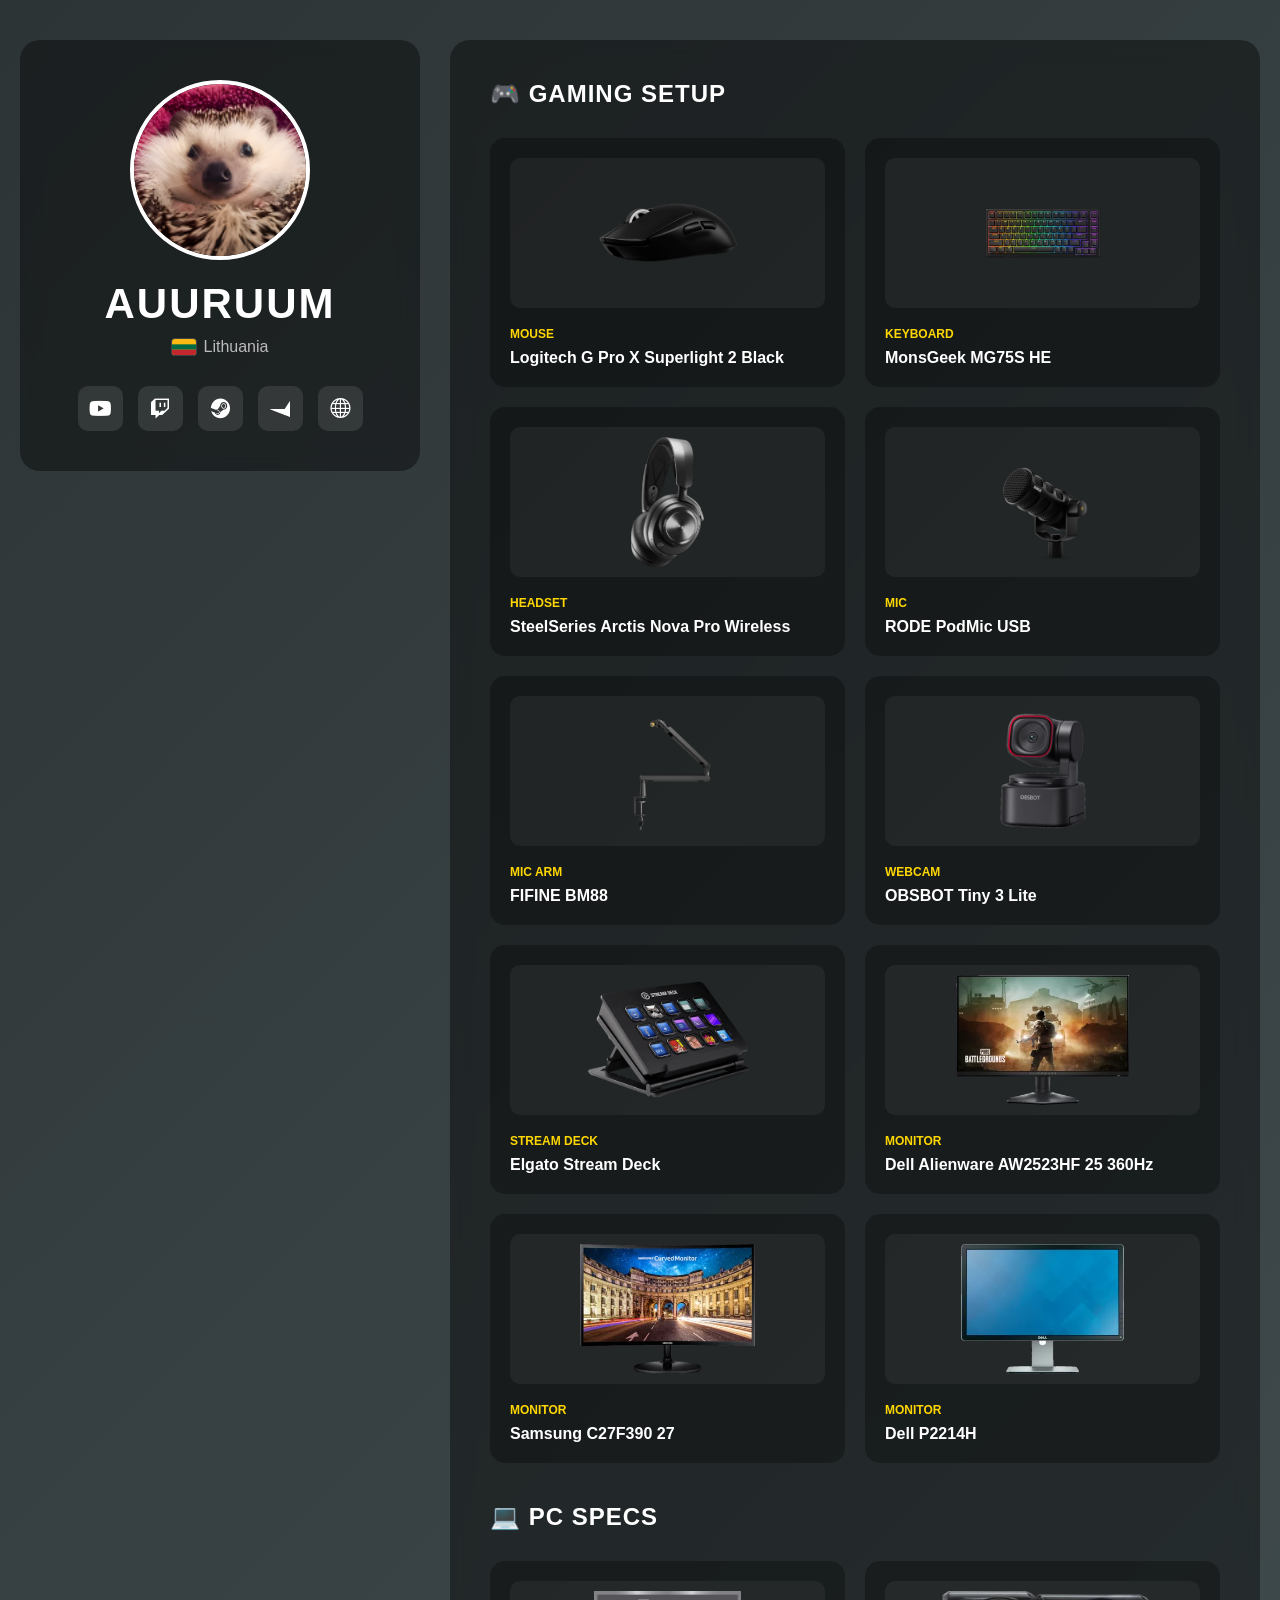
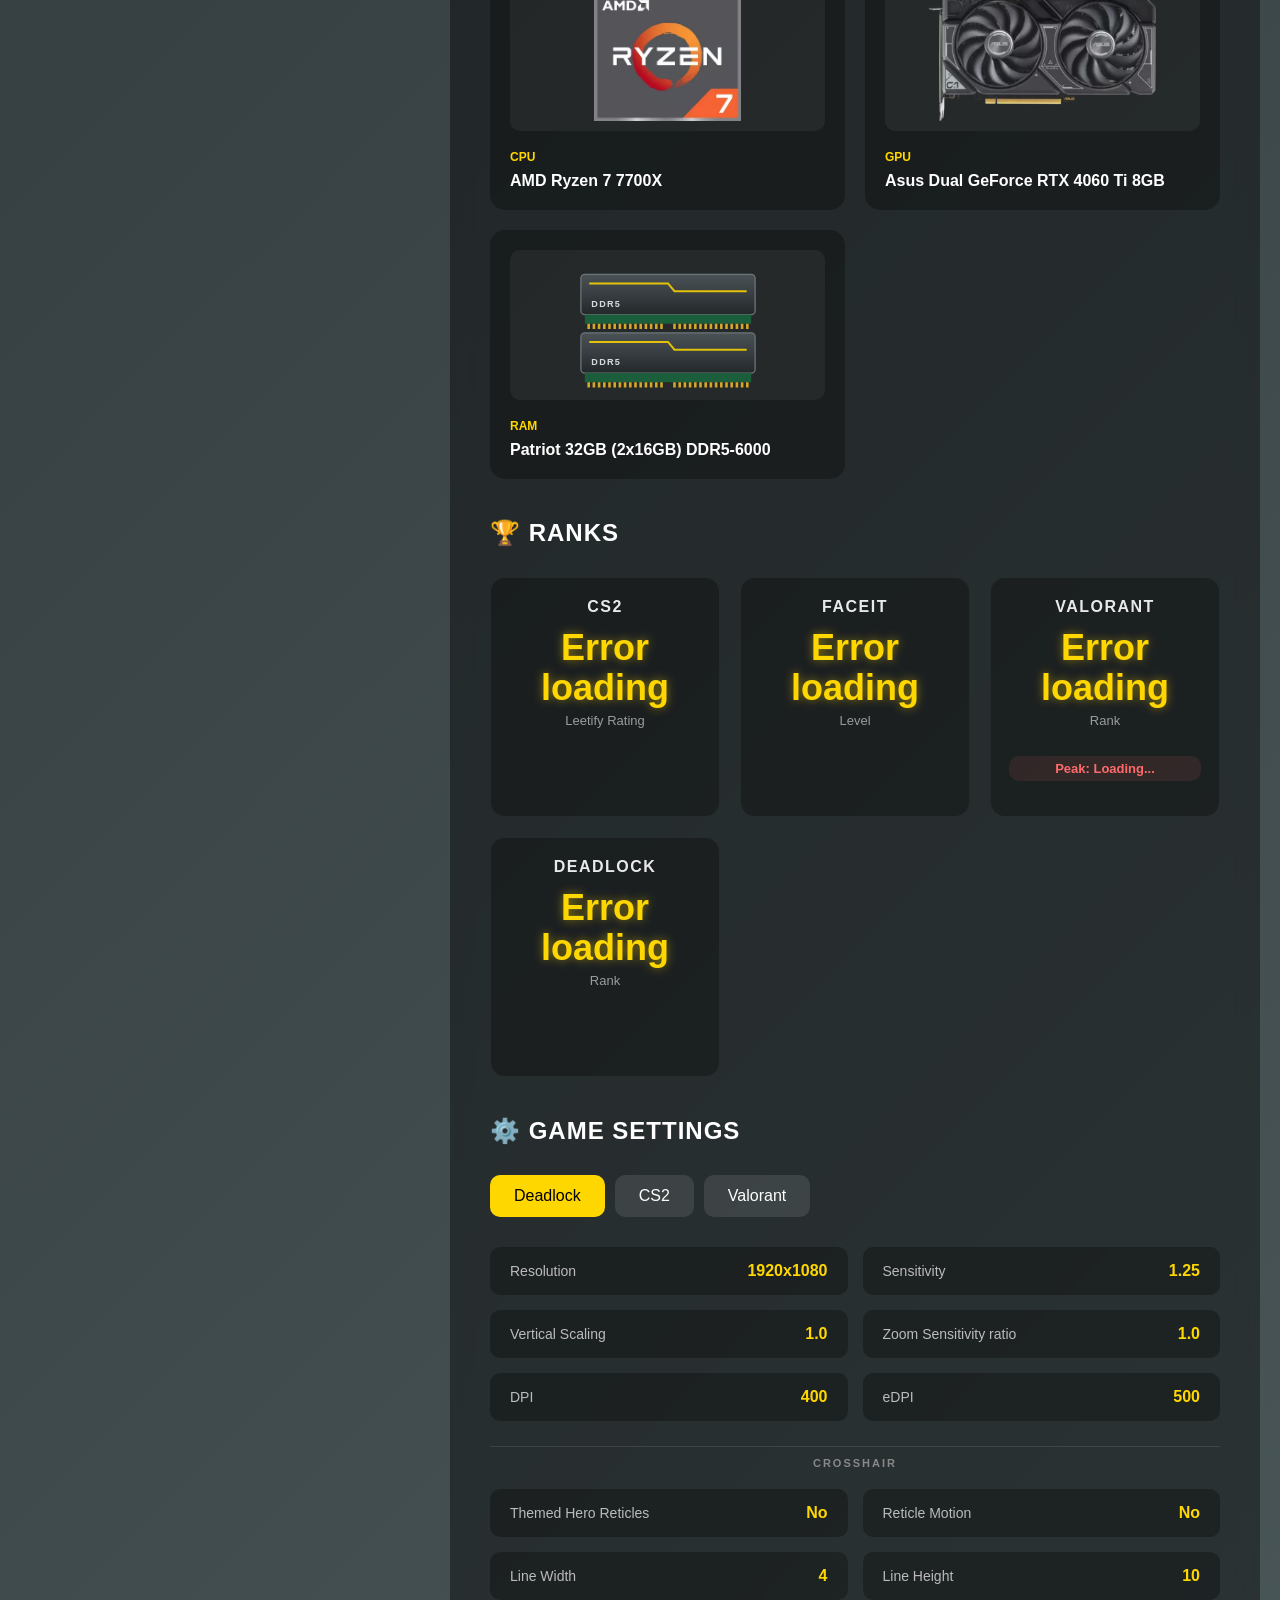
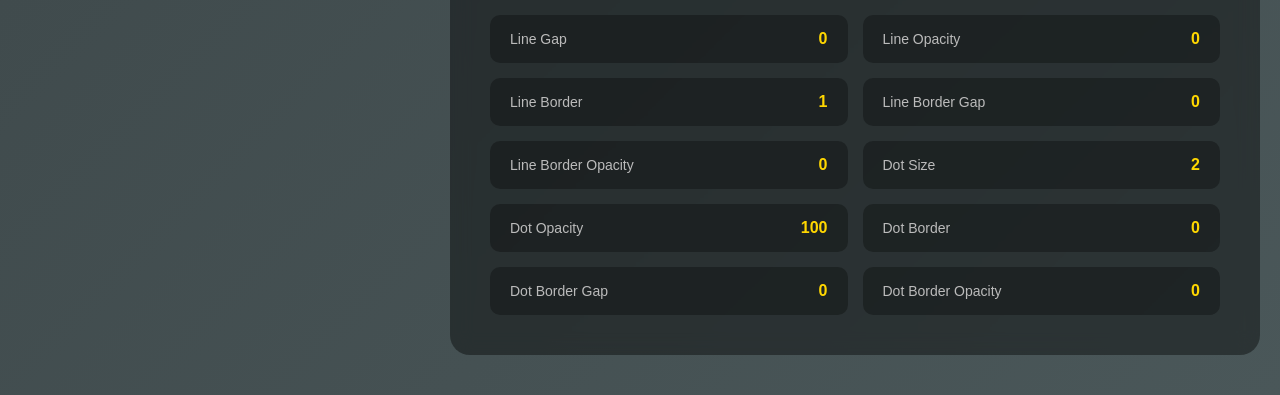
<file: index.html>
<!DOCTYPE html>
<html lang="en">
<head>
    <meta charset="UTF-8">
    <meta name="viewport" content="width=device-width, initial-scale=1.0">
    <title>AUURUUM · Setup</title>
    <meta name="description" content="AUURUUM's gaming setup, PC specs, live CS2 / Faceit / Valorant / Deadlock ranks, sensitivity and crosshair settings.">
    <meta name="theme-color" content="#2d3436">
    <link rel="canonical" href="https://auuruum.dev/setup/">
    <link rel="icon" type="image/svg+xml" href="assets/icons/favicon.svg">
    <link rel="icon" type="image/png" sizes="32x32" href="assets/icons/favicon-32.png">
    <link rel="apple-touch-icon" href="assets/icons/apple-touch-icon.png">
    <!-- Link previews (Discord, Telegram, X) -->
    <meta property="og:type" content="profile">
    <meta property="og:site_name" content="AUURUUM">
    <meta property="og:title" content="AUURUUM — Gaming Setup &amp; Ranks">
    <meta property="og:description" content="Gear, PC specs, live ranks, sensitivity and crosshair codes for CS2, Valorant and Deadlock.">
    <meta property="og:url" content="https://auuruum.dev/setup/">
    <meta property="og:image" content="https://auuruum.dev/setup/assets/profile.png">
    <meta property="og:image:alt" content="AUURUUM profile picture">
    <meta name="twitter:card" content="summary">
    <meta name="twitter:title" content="AUURUUM — Gaming Setup &amp; Ranks">
    <meta name="twitter:description" content="Gear, PC specs, live ranks, sensitivity and crosshair codes for CS2, Valorant and Deadlock.">
    <meta name="twitter:image" content="https://auuruum.dev/setup/assets/profile.png">
    <!-- Font Awesome for icons -->
    <link rel="stylesheet" href="https://cdnjs.cloudflare.com/ajax/libs/font-awesome/6.5.1/css/all.min.css">
    <!-- Bootstrap Icons -->
    <link rel="stylesheet" href="https://cdn.jsdelivr.net/npm/bootstrap-icons@1.11.3/font/bootstrap-icons.min.css">
    <!-- External CSS -->
    <link rel="stylesheet" href="styles.css">
</head>
<body>
    <div class="container">
        <div class="profile-card">
            <img id="profileImage" class="profile-image" src="assets/profile.png" alt="Profile" width="180" height="180" fetchpriority="high" decoding="async">
            <h1 id="username" class="username">AUURUUM</h1>
            <div class="location">
                <img id="profileFlag" class="profile-flag" src="assets/flags/lithuania.svg" alt="Lithuania flag">
                <span id="location">Lithuania</span>
            </div>
            <div class="social-links" id="socialLinks"></div>
        </div>

        <div class="content-section">
            <div class="section-header">🎮 GAMING SETUP</div>
            <div class="gear-grid" id="gearGrid"></div>

            <div class="section-header">💻 PC SPECS</div>
            <div class="specs-grid" id="specsGrid"></div>

            <div class="ranks-section">
                <div class="section-header">🏆 RANKS</div>
                <div class="ranks-grid" id="ranksGrid"></div>
            </div>

            <div class="games-section">
                <div class="section-header">⚙️ GAME SETTINGS</div>
                <div class="game-tabs" id="gameTabs"></div>
                <div id="gameSettingsContainer"></div>
            </div>
        </div>
    </div>

    <!-- Configuration -->
    <script src="config.js"></script>
    <!-- External JavaScript -->
    <script src="script.js"></script>
</body>
</html>
</file>
<file: styles.css>
* {
    margin: 0;
    padding: 0;
    box-sizing: border-box;
}

body {
    font-family: 'Arial', sans-serif;
    background: linear-gradient(135deg, #2d3436 0%, #4a5759 100%);
    color: #fff;
    min-height: 100vh;
    padding: 40px 20px;
    overflow-x: hidden;
}

.container {
    width: min(100%, 1400px);
    margin: 0 auto;
    display: grid;
    grid-template-columns: 400px 1fr;
    gap: 30px;
}

.profile-card {
    background: rgba(0, 0, 0, 0.4);
    border-radius: 20px;
    padding: 40px;
    height: fit-content;
    backdrop-filter: blur(10px);
}

.profile-image {
    width: 180px;
    height: 180px;
    border-radius: 50%;
    margin: 0 auto 20px;
    display: block;
    border: 4px solid #fff;
}

.username {
    font-size: 42px;
    font-weight: bold;
    text-align: center;
    margin-bottom: 10px;
    letter-spacing: 2px;
}

.location {
    text-align: center;
    color: #bbb;
    margin-bottom: 30px;
    display: flex;
    align-items: center;
    justify-content: center;
    gap: 8px;
}

.profile-flag {
    width: 24px;
    height: 16px;
    object-fit: cover;
    border-radius: 3px;
    flex: 0 0 auto;
    box-shadow: 0 0 0 1px rgba(255, 255, 255, 0.15);
}

.social-links {
    display: flex;
    justify-content: center;
    gap: 15px;
    flex-wrap: wrap;
}

.social-link {
    width: 45px;
    height: 45px;
    background: rgba(255, 255, 255, 0.1);
    border-radius: 10px;
    display: flex;
    align-items: center;
    justify-content: center;
    text-decoration: none;
    color: #fff;
    transition: all 0.3s;
    font-size: 20px;
}

.social-link img {
    width: 20px;
    height: 20px;
    filter: brightness(0) invert(1);
}

.social-link:hover {
    background: rgba(255, 255, 255, 0.2);
    transform: translateY(-3px);
}

.content-section {
    background: rgba(0, 0, 0, 0.4);
    border-radius: 20px;
    padding: 40px;
    backdrop-filter: blur(10px);
}

.section-header {
    font-size: 24px;
    font-weight: bold;
    margin-bottom: 30px;
    display: flex;
    align-items: center;
    gap: 10px;
    letter-spacing: 1px;
}

.gear-grid, .specs-grid {
    display: grid;
    grid-template-columns: repeat(auto-fill, minmax(min(250px, 100%), 1fr));
    gap: 20px;
    margin-bottom: 40px;
}

.gear-item, .spec-item {
    background: rgba(0, 0, 0, 0.3);
    padding: 20px;
    border-radius: 15px;
    transition: all 0.3s;
}

[hidden] {
    display: none !important;
}

/* Cards rendered as links keep the card look */
a.gear-item, a.spec-item, a.rank-card {
    display: block;
    color: inherit;
    text-decoration: none;
}

a.rank-card {
    display: flex;
}

a.gear-item:focus-visible, a.spec-item:focus-visible, a.rank-card:focus-visible,
.social-link:focus-visible, .game-tab:focus-visible, .copy-button:focus-visible {
    outline: 2px solid #ffd700;
    outline-offset: 3px;
}

.gear-item:hover, .spec-item:hover {
    background: rgba(0, 0, 0, 0.5);
    transform: translateY(-5px);
}

.gear-image, .spec-image {
    width: 100%;
    height: 150px;
    object-fit: contain;
    margin-bottom: 15px;
    background: rgba(255, 255, 255, 0.05);
    border-radius: 10px;
    padding: 10px;
}

/* Font Awesome icon styling for specs */
i.spec-image {
    display: flex;
    align-items: center;
    justify-content: center;
    font-size: 80px;
    color: rgba(255, 255, 255, 0.6);
}

.gear-category, .spec-category {
    color: #ffd700;
    font-size: 12px;
    font-weight: bold;
    margin-bottom: 8px;
    text-transform: uppercase;
}

.gear-name, .spec-name {
    font-size: 16px;
    font-weight: bold;
}

.ranks-section {
    margin-bottom: 40px;
}

.ranks-grid {
    display: grid;
    grid-template-columns: repeat(auto-fill, minmax(min(200px, 100%), 1fr));
    gap: 20px;
}

.rank-card {
    background: rgba(0, 0, 0, 0.3);
    padding: 20px 18px;
    border-radius: 15px;
    text-align: center;
    transition: all 0.3s;
    position: relative;
    overflow: hidden;
    display: flex;
    flex-direction: column;
    min-height: 240px;
    border: 1px solid rgba(255, 255, 255, 0.05);
}

.rank-card:hover {
    background: rgba(0, 0, 0, 0.5);
    transform: translateY(-5px);
}

.rank-game {
    font-size: 16px;
    font-weight: bold;
    margin-bottom: 12px;
    text-transform: uppercase;
    letter-spacing: 1.5px;
    opacity: 0.9;
}

.rank-image {
    width: 80px;
    height: 80px;
    margin: 10px auto;
    display: block;
    filter: drop-shadow(0 0 10px rgba(255, 215, 0, 0.3));
    transition: all 0.3s;
}

.rank-card:hover .rank-image {
    transform: scale(1.1);
    filter: drop-shadow(0 0 15px rgba(255, 215, 0, 0.5));
}

.rank-value {
    font-size: 36px;
    font-weight: bold;
    color: #ffd700;
    margin-bottom: 6px;
    text-shadow: 0 0 10px rgba(255, 215, 0, 0.5);
    line-height: 1.1;
}

.rank-label {
    color: #bbb;
    font-size: 13px;
    margin-bottom: 18px;
    opacity: 0.8;
}

.rank-peak {
    color: #ff6b6b;
    font-size: 13px;
    margin-top: 10px;
    padding: 5px 10px;
    background: rgba(255, 107, 107, 0.1);
    border-radius: 10px;
    display: inline-block;
    font-weight: 600;
}

.cs2-stats {
    margin-top: auto;
    padding-top: 15px;
    display: flex;
    flex-direction: column;
    gap: 5px;
    width: 100%;
    border-top: 1px solid rgba(255, 255, 255, 0.06);
}

.cs2-stat-row {
    display: flex;
    gap: 5px;
    justify-content: center;
    flex-wrap: wrap;
}

.cs2-stat-item {
    font-size: 11px;
    color: #ccc;
    background: rgba(255, 255, 255, 0.04);
    padding: 7px 12px;
    border-radius: 8px;
    flex: 1;
    min-width: fit-content;
    text-align: center;
    border: 1px solid rgba(255, 255, 255, 0.06);
    transition: all 0.2s;
}

.cs2-stat-item:hover {
    background: rgba(255, 255, 255, 0.06);
    border-color: rgba(255, 215, 0, 0.2);
}

.cs2-stat-item strong {
    color: #ffd700;
    display: block;
    font-size: 9px;
    margin-bottom: 3px;
    font-weight: 600;
    opacity: 0.9;
    text-transform: uppercase;
    letter-spacing: 0.5px;
}

.cs2-stat-divider {
    font-size: 8px;
    color: #888;
    text-transform: uppercase;
    letter-spacing: 2px;
    margin: 8px 0 4px 0;
    padding-top: 0;
    border-top: none;
    font-weight: 600;
    text-align: center;
    opacity: 0.6;
}

.games-section {
    margin-top: 40px;
}

.game-tabs {
    display: flex;
    gap: 10px;
    margin-bottom: 30px;
    flex-wrap: wrap;
}

.game-tab {
    padding: 12px 24px;
    background: rgba(255, 255, 255, 0.1);
    border: none;
    border-radius: 10px;
    color: #fff;
    cursor: pointer;
    font-size: 16px;
    transition: all 0.3s;
}

.game-tab:hover {
    background: rgba(255, 255, 255, 0.15);
}

.game-tab.active {
    background: #ffd700;
    color: #000;
}

.game-settings {
    display: none;
}

.game-settings.active {
    display: block;
}

.settings-grid {
    display: grid;
    grid-template-columns: repeat(auto-fill, minmax(min(300px, 100%), 1fr));
    gap: 15px;
}

.setting-item {
    background: rgba(0, 0, 0, 0.3);
    padding: 15px 20px;
    border-radius: 10px;
    display: flex;
    justify-content: space-between;
    align-items: center;
    gap: 15px;
}

.setting-label {
    color: #bbb;
    font-size: 14px;
    flex-shrink: 0;
}

.setting-value {
    font-weight: bold;
    color: #ffd700;
    word-break: break-all;
    text-align: right;
    overflow-wrap: break-word;
}

.setting-value-wrap {
    display: flex;
    align-items: center;
    gap: 10px;
    min-width: 0;
}

.copy-button {
    flex: 0 0 auto;
    width: 32px;
    height: 32px;
    border: none;
    border-radius: 8px;
    background: rgba(255, 255, 255, 0.1);
    color: #fff;
    cursor: pointer;
    font-size: 14px;
    transition: background 0.2s, color 0.2s;
}

.copy-button:hover {
    background: rgba(255, 215, 0, 0.25);
}

.copy-button.copied {
    background: #ffd700;
    color: #000;
}

.setting-divider {
    grid-column: 1 / -1;
    font-size: 11px;
    color: #888;
    text-transform: uppercase;
    letter-spacing: 2px;
    margin: 10px 0 5px 0;
    padding-top: 10px;
    border-top: 1px solid rgba(255, 255, 255, 0.1);
    font-weight: 600;
    text-align: center;
}

@media (max-width: 1024px) {
    .container {
        grid-template-columns: 1fr;
    }
}

@media (max-width: 600px) {
    body {
        padding: 20px 12px;
    }

    .container {
        gap: 18px;
    }

    .profile-card,
    .content-section {
        border-radius: 16px;
        padding: 26px 18px;
    }

    .profile-image {
        width: clamp(128px, 42vw, 160px);
        height: clamp(128px, 42vw, 160px);
        margin-bottom: 18px;
    }

    .username {
        font-size: clamp(32px, 10vw, 42px);
        letter-spacing: 1px;
        line-height: 1.05;
        overflow-wrap: anywhere;
    }

    .location {
        margin-bottom: 24px;
    }

    .social-links {
        gap: 10px;
        justify-content: space-between;
    }

    .social-link {
        width: 42px;
        height: 42px;
        border-radius: 9px;
    }

    .section-header {
        font-size: clamp(21px, 6vw, 24px);
        line-height: 1.2;
        margin-bottom: 22px;
    }

    .gear-grid,
    .specs-grid,
    .ranks-grid,
    .settings-grid {
        gap: 14px;
    }

    .gear-grid,
    .specs-grid {
        margin-bottom: 30px;
    }

    .gear-item,
    .spec-item,
    .rank-card {
        border-radius: 12px;
        padding: 18px;
    }

    .gear-image,
    .spec-image {
        height: 130px;
    }

    .rank-value {
        font-size: 30px;
    }

    .game-tabs {
        gap: 8px;
        margin-bottom: 22px;
    }

    .game-tab {
        flex: 1 1 calc(50% - 8px);
        min-width: 0;
        padding: 11px 10px;
        font-size: 14px;
    }

    .setting-item {
        align-items: flex-start;
        border-radius: 9px;
        flex-direction: column;
        gap: 6px;
        padding: 14px 16px;
    }

    .setting-label {
        flex-shrink: 1;
    }

    .setting-value {
        max-width: 100%;
        text-align: left;
    }

    .setting-value-wrap {
        max-width: 100%;
    }
}
</file>
